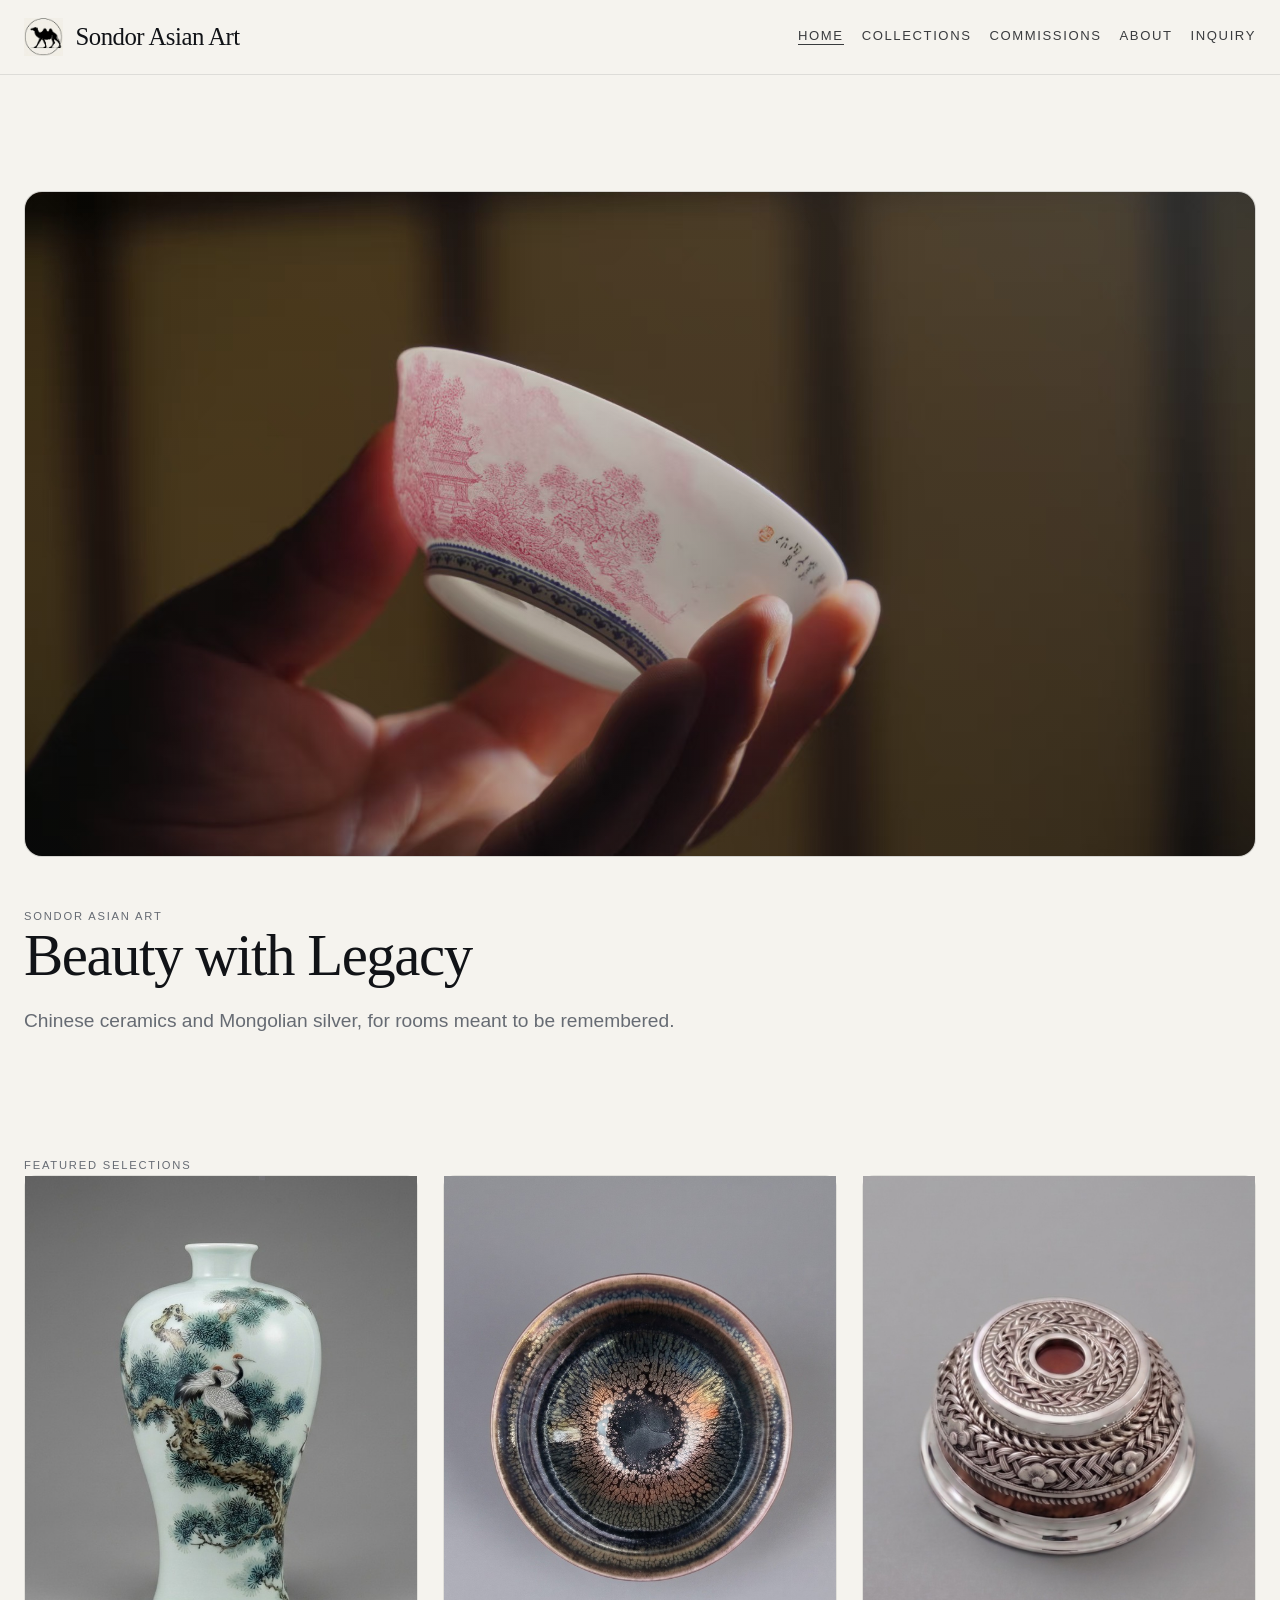
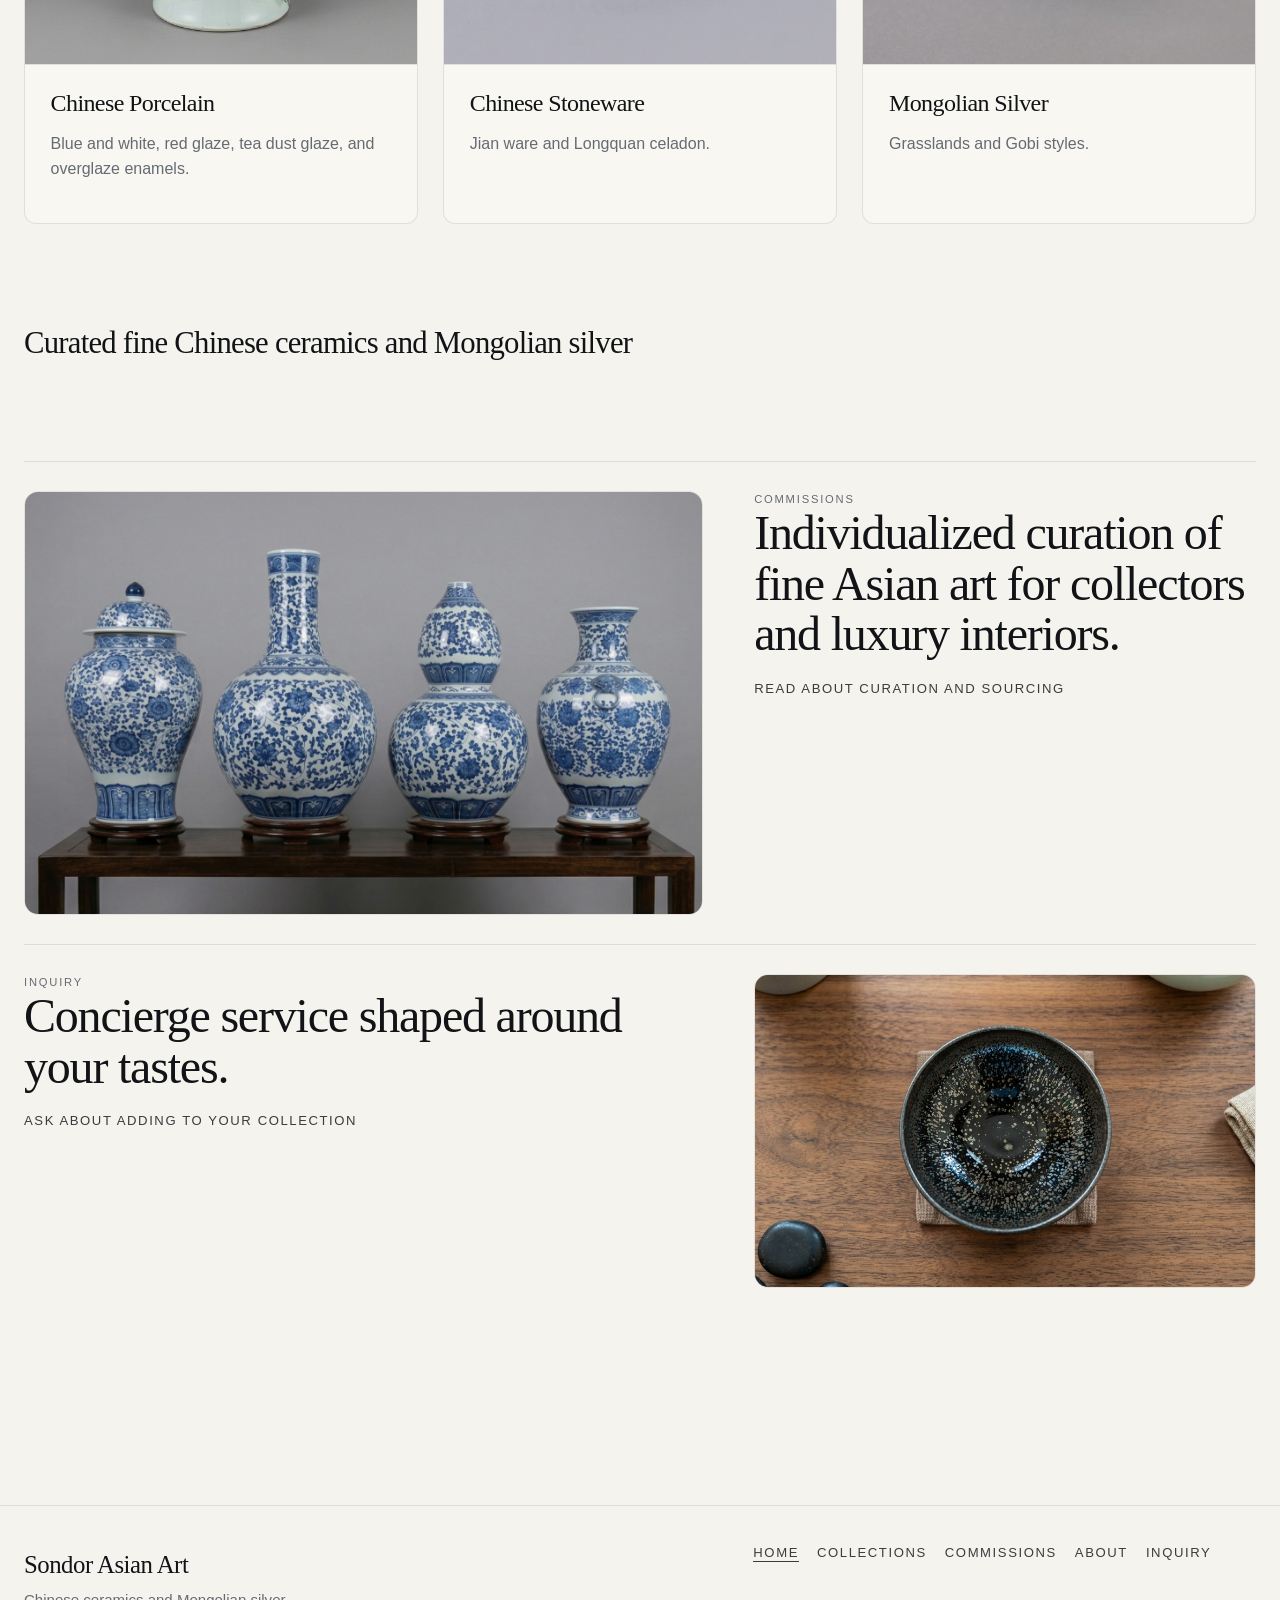
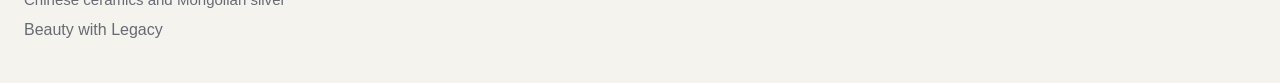
<file: index.html>
<!DOCTYPE html>
<html lang="en">
<head>
  <meta charset="UTF-8">
  <meta name="viewport" content="width=device-width, initial-scale=1.0">
  <title>Sondor Asian Art</title>
  <meta name="description" content="Beauty with Legacy">
  <meta property="og:title" content="Sondor Asian Art">
  <meta property="og:description" content="Beauty with Legacy">
  <meta name="twitter:title" content="Sondor Asian Art">
  <meta name="twitter:description" content="Beauty with Legacy">
  <link rel="icon" href="assets/images/desktop_logo_camelonly_01.jpg">
  <link rel="shortcut icon" href="assets/images/desktop_logo_camelonly_01.jpg">
  <link rel="stylesheet" href="styles.css">
</head>
<body>
  <header class="site-header">
    <div class="site-bar">
      <div class="brand">
        <a class="brand__logo-link" href="index.html" aria-label="Sondor Asian Art home">
          <img class="brand__logo image-switch image-switch--desktop" src="assets/images/desktop_logo_camelonly_01.jpg" alt="Sondor camel logo">
          <img class="brand__logo image-switch image-switch--mobile" src="assets/images/desktop_logo_camelonly_01.jpg" alt="Sondor camel logo">
        </a>
        <a class="brand__title brand__name" href="index.html">Sondor Asian Art</a>
      </div>
      <button class="menu-toggle" type="button" aria-expanded="false" aria-controls="site-nav" aria-label="Open navigation menu">
        <span class="menu-toggle__icon" aria-hidden="true"></span>
      </button>
      <nav class="site-nav" id="site-nav" aria-label="Primary">
        <a href="index.html" aria-current="page">Home</a>
        <a href="collections.html">Collections</a>
        <a href="commissions.html">Commissions</a>
        <a href="about.html">About</a>
        <a href="inquiry.html">Inquiry</a>
      </nav>
    </div>
  </header>

  <main class="page-shell">
    <section class="hero">
      <div class="hero-media" aria-label="Featured works slideshow">
        <div class="hero-slide hero-slide--four active" data-hero-slide>
          <img class="hero-image image-switch image-switch--desktop" src="assets/images/desktop_hero_enamels_03.jpg" alt="Chinese enamel porcelain detail">
          <img class="hero-image image-switch image-switch--mobile" src="assets/images/mobile_hero_enamels_03.jpg" alt="Chinese enamel porcelain detail">
        </div>
        <div class="hero-slide hero-slide--one" data-hero-slide>
          <img class="hero-image image-switch image-switch--desktop" src="assets/images/desktop_hero_jianware_08.jpg" alt="Jian ware bowl">
          <img class="hero-image image-switch image-switch--mobile" src="assets/images/mobile_hero_jianware_08.jpg" alt="Jian ware bowl">
        </div>
        <div class="hero-slide hero-slide--two" data-hero-slide>
          <img class="hero-image image-switch image-switch--desktop" src="assets/images/desktop_hero_oxblood_04.jpg" alt="Mongolian silver bowls">
          <img class="hero-image image-switch image-switch--mobile" src="assets/images/mobile_hero_oxblood_04.jpg" alt="Mongolian silver bowls">
        </div>
        <div class="hero-slide hero-slide--three" data-hero-slide>
          <img class="hero-image image-switch image-switch--desktop" src="assets/images/desktop_hero_teadust_02.jpg" alt="Red ware tea sets">
          <img class="hero-image image-switch image-switch--mobile" src="assets/images/mobile_hero_teadust_02.jpg" alt="Red ware tea sets">
        </div>
      </div>

      <div class="hero-copy">
        <div>
          <p class="eyebrow">Sondor Asian Art</p>
          <h1>Beauty with Legacy</h1>
          <p class="lead">Chinese ceramics and Mongolian silver, for rooms meant to be remembered.</p>
        </div>
      </div>
    </section>

    <section class="section">
      <p class="eyebrow">Featured Selections</p>
      <div class="grid-3">
        <article class="card">
          <div class="card-media card-media--home-porcelain">
            <img class="image-switch image-switch--desktop" src="assets/images/desktop_card_enamels_02.jpg" alt="Ceramic bowl">
            <img class="image-switch image-switch--mobile" src="assets/images/mobile_card_enamels_02.jpg" alt="Ceramic bowl">
          </div>
          <div class="card-copy">
            <h3>Chinese Porcelain</h3>
            <p>Blue and white, red glaze, tea dust glaze, and overglaze enamels.</p>
          </div>
        </article>
        <article class="card">
          <div class="card-media card-media--home-stoneware">
            <img class="image-switch image-switch--desktop" src="assets/images/desktop_card_jianware_09.jpg" alt="Chinese stoneware bowl">
            <img class="image-switch image-switch--mobile" src="assets/images/mobile_card_jianware_09.jpg" alt="Chinese stoneware bowl">
          </div>
          <div class="card-copy">
            <h3>Chinese Stoneware</h3>
            <p>Jian ware and Longquan celadon.</p>
          </div>
        </article>
        <article class="card">
          <div class="card-media card-media--home-silver">
            <img class="image-switch image-switch--desktop" src="assets/images/desktop_card_silver_06.jpg" alt="Blue ware bowl">
            <img class="image-switch image-switch--mobile" src="assets/images/mobile_card_silver_06.jpg" alt="Blue ware bowl">
          </div>
          <div class="card-copy">
            <h3>Mongolian Silver</h3>
            <p>Grasslands and Gobi styles.</p>
          </div>
        </article>
      </div>
    </section>

    <section class="section statement">
      <h2>Curated fine Chinese ceramics and Mongolian silver</h2>
    </section>

    <section class="section">
      <div class="feature-row">
        <div class="feature-media feature-media--blue-table feature-media--home-commissions">
          <img class="image-switch image-switch--desktop" src="assets/images/desktop_feature_blue_and_white_01.jpg" alt="Blue and white ceramics on table">
          <img class="image-switch image-switch--mobile" src="assets/images/mobile_feature_blue_and_white_01.jpg" alt="Blue and white ceramics on table">
        </div>
        <div>
          <p class="eyebrow">Commissions</p>
          <h2>Individualized curation of fine Asian art for collectors and luxury interiors.</h2>
          <p><a class="inline-link" href="commissions.html">Read about curation and sourcing</a></p>
        </div>
      </div>

      <div class="feature-row">
        <div>
          <p class="eyebrow">Inquiry</p>
          <h2>Concierge service shaped around your tastes.</h2>
          <p><a class="inline-link" href="inquiry.html">Ask about adding to your collection</a></p>
        </div>
        <div class="feature-media feature-media--oxblood feature-media--home-inquiry">
          <img class="image-switch image-switch--desktop" src="assets/images/desktop_feature_jianware_12.jpg" alt="Oxblood ceramic object detail">
          <img class="image-switch image-switch--mobile" src="assets/images/mobile_feature_jianware_12.jpg" alt="Oxblood ceramic object detail">
        </div>
      </div>
    </section>
  </main>

  <footer class="site-footer">
    <div class="site-footer__inner">
      <div class="footer-brand">
        <a class="footer-brand__title" href="index.html">Sondor Asian Art</a>
        <p class="footer-label">Chinese ceramics and Mongolian silver</p>
        <p class="footer-copy">Beauty with Legacy</p>
      </div>
      <nav class="footer-nav" aria-label="Footer">
        <a href="index.html" aria-current="page">Home</a>
        <a href="collections.html">Collections</a>
        <a href="commissions.html">Commissions</a>
        <a href="about.html">About</a>
        <a href="inquiry.html">Inquiry</a>
      </nav>
    </div>
  </footer>

  <script src="nav.js"></script>
  <script src="hero.js"></script>
</body>
</html>
</file>
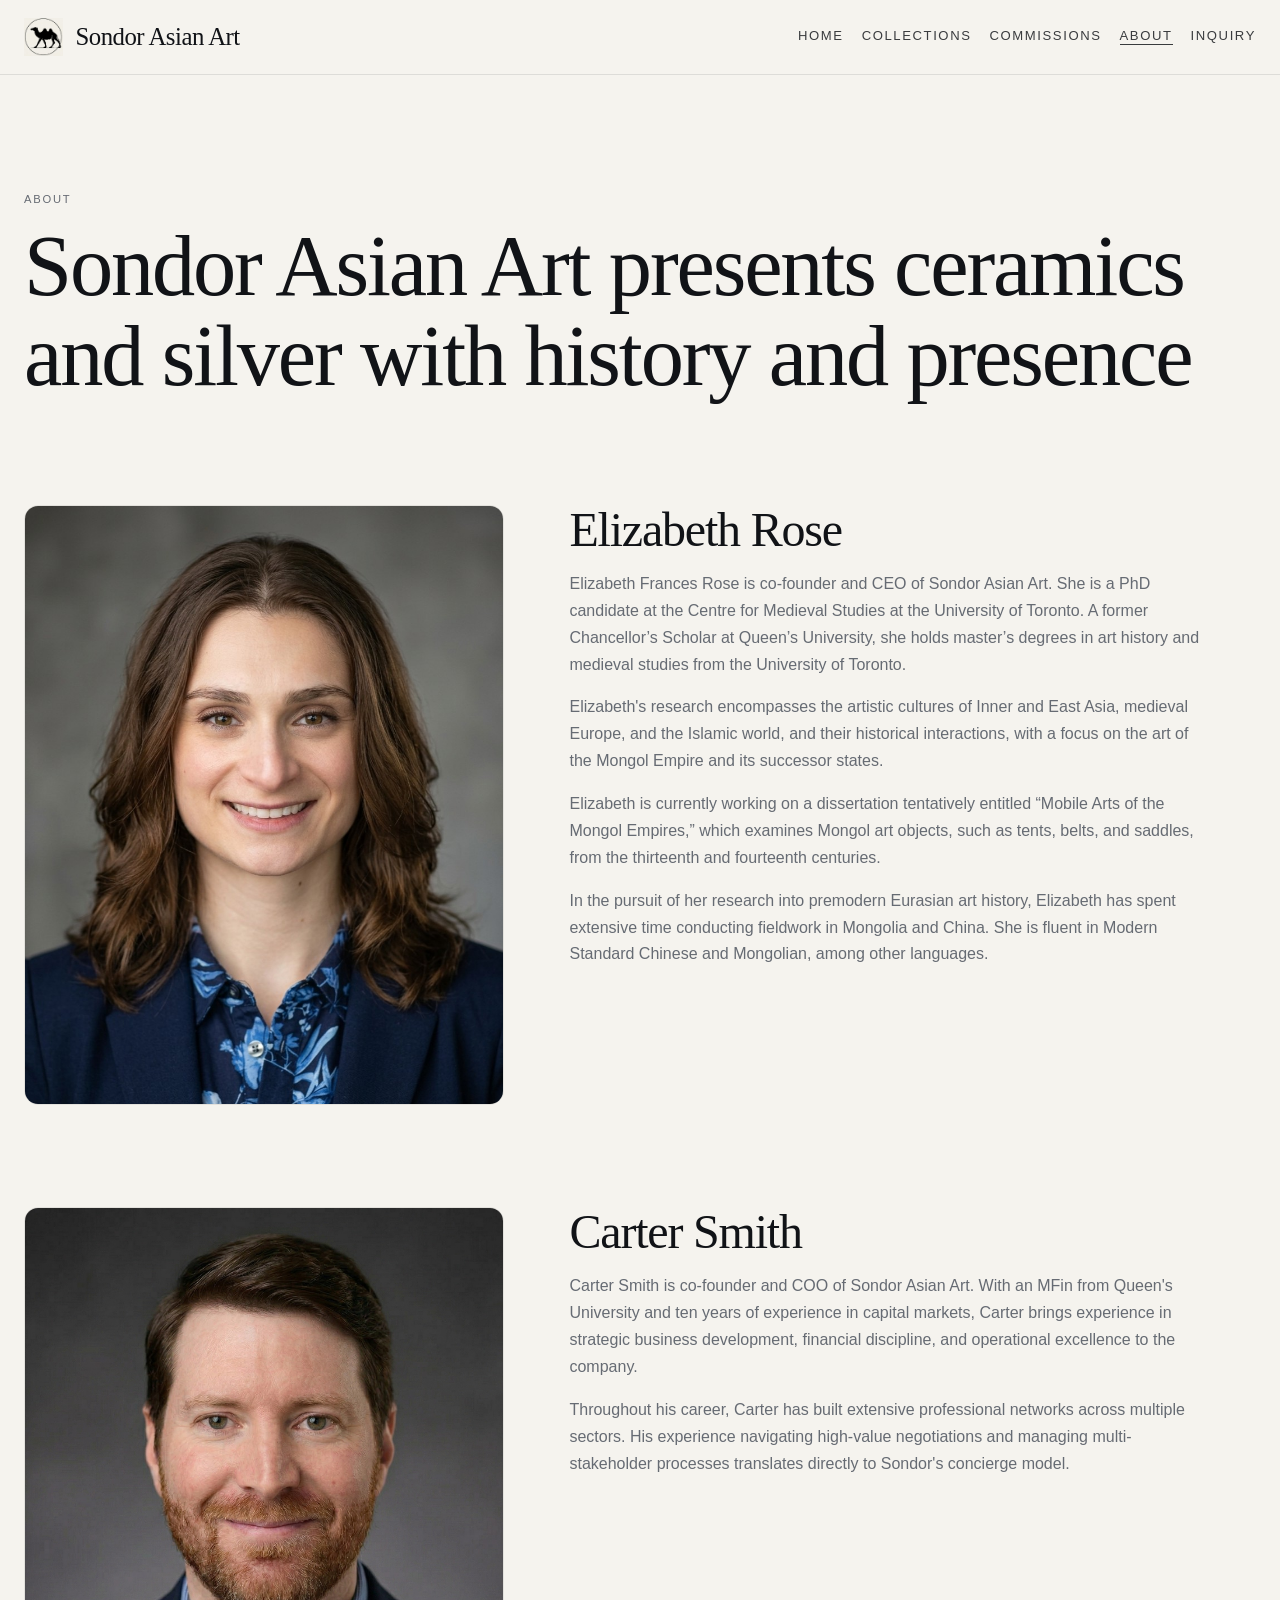
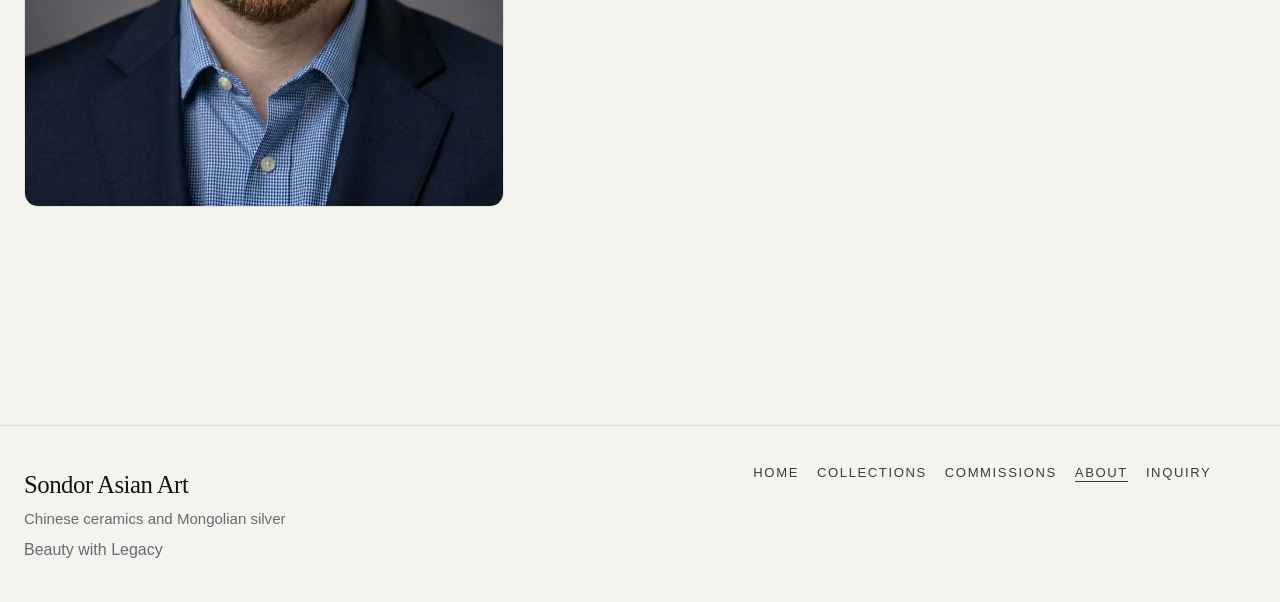
<file: about.html>
<!DOCTYPE html>
<html lang="en">
<head>
  <meta charset="UTF-8">
  <meta name="viewport" content="width=device-width, initial-scale=1.0">
  <title>About - Sondor Asian Art</title>
  <meta name="description" content="Ceramics and silver chosen for presence, proportion, and material depth.">
  <link rel="icon" href="assets/images/desktop_logo_camelonly_01.jpg">
  <link rel="shortcut icon" href="assets/images/desktop_logo_camelonly_01.jpg">
  <link rel="stylesheet" href="styles.css">
</head>
<body>
  <header class="site-header">
    <div class="site-bar">
      <div class="brand">
        <a class="brand__logo-link" href="index.html" aria-label="Sondor Asian Art home">
          <img class="brand__logo image-switch image-switch--desktop" src="assets/images/desktop_logo_camelonly_01.jpg" alt="Sondor camel logo">
          <img class="brand__logo image-switch image-switch--mobile" src="assets/images/desktop_logo_camelonly_01.jpg" alt="Sondor camel logo">
        </a>
        <a class="brand__title brand__name" href="index.html">Sondor Asian Art</a>
      </div>
      <button class="menu-toggle" type="button" aria-expanded="false" aria-controls="site-nav" aria-label="Open navigation menu">
        <span class="menu-toggle__icon" aria-hidden="true"></span>
      </button>
      <nav class="site-nav" id="site-nav" aria-label="Primary">
        <a href="index.html">Home</a>
        <a href="collections.html">Collections</a>
        <a href="commissions.html">Commissions</a>
        <a href="about.html" aria-current="page">About</a>
        <a href="inquiry.html">Inquiry</a>
      </nav>
    </div>
  </header>

  <main class="page-shell">
    <section class="page-title">
      <p class="eyebrow">About</p>
      <h1>Sondor Asian Art presents ceramics and silver with history and presence</h1>
    </section>

    <section class="section about-bio about-bio--elizabeth">
      <div class="about-bio__media about-bio__media--elizabeth">
        <img class="image-switch image-switch--desktop" src="assets/images/desktop_headshot_01.jpg" alt="Portrait of Elizabeth Rose">
        <img class="image-switch image-switch--mobile" src="assets/images/desktop_headshot_01.jpg" alt="Portrait of Elizabeth Rose">
      </div>
      <div class="about-bio__copy">
        <h2>Elizabeth Rose</h2>
        <p>Elizabeth Frances Rose is co-founder and CEO of Sondor Asian Art. She is a PhD candidate at the Centre for Medieval Studies at the University of Toronto. A former Chancellor&rsquo;s Scholar at Queen&rsquo;s University, she holds master&rsquo;s degrees in art history and medieval studies from the University of Toronto.</p>
        <p>Elizabeth's research encompasses the artistic cultures of Inner and East Asia, medieval Europe, and the Islamic world, and their historical interactions, with a focus on the art of the Mongol Empire and its successor states.</p>
        <p>Elizabeth is currently working on a dissertation tentatively entitled &ldquo;Mobile Arts of the Mongol Empires,&rdquo; which examines Mongol art objects, such as tents, belts, and saddles, from the thirteenth and fourteenth centuries.</p>
        <p>In the pursuit of her research into premodern Eurasian art history, Elizabeth has spent extensive time conducting fieldwork in Mongolia and China. She is fluent in Modern Standard Chinese and Mongolian, among other languages.</p>
      </div>
    </section>

    <section class="section about-bio about-bio--carter">
      <div class="about-bio__media about-bio__media--carter">
        <img class="image-switch image-switch--desktop" src="assets/images/desktop_headshot_02.jpg" alt="Portrait of Carter Smith">
        <img class="image-switch image-switch--mobile" src="assets/images/desktop_headshot_02.jpg" alt="Portrait of Carter Smith">
      </div>
      <div class="about-bio__copy">
        <h2>Carter Smith</h2>
        <p>Carter Smith is co-founder and COO of Sondor Asian Art. With an MFin from Queen's University and ten years of experience in capital markets, Carter brings experience in strategic business development, financial discipline, and operational excellence to the company.</p>
        <p>Throughout his career, Carter has built extensive professional networks across multiple sectors. His experience navigating high-value negotiations and managing multi-stakeholder processes translates directly to Sondor's concierge model.</p>
      </div>
    </section>
  </main>

  <footer class="site-footer">
    <div class="site-footer__inner">
      <div class="footer-brand">
        <a class="footer-brand__title" href="index.html">Sondor Asian Art</a>
        <p class="footer-label">Chinese ceramics and Mongolian silver</p>
        <p class="footer-copy">Beauty with Legacy</p>
      </div>
      <nav class="footer-nav" aria-label="Footer">
        <a href="index.html">Home</a>
        <a href="collections.html">Collections</a>
        <a href="commissions.html">Commissions</a>
        <a href="about.html" aria-current="page">About</a>
        <a href="inquiry.html">Inquiry</a>
      </nav>
    </div>
  </footer>
  <script src="nav.js"></script>
</body>
</html>
</file>
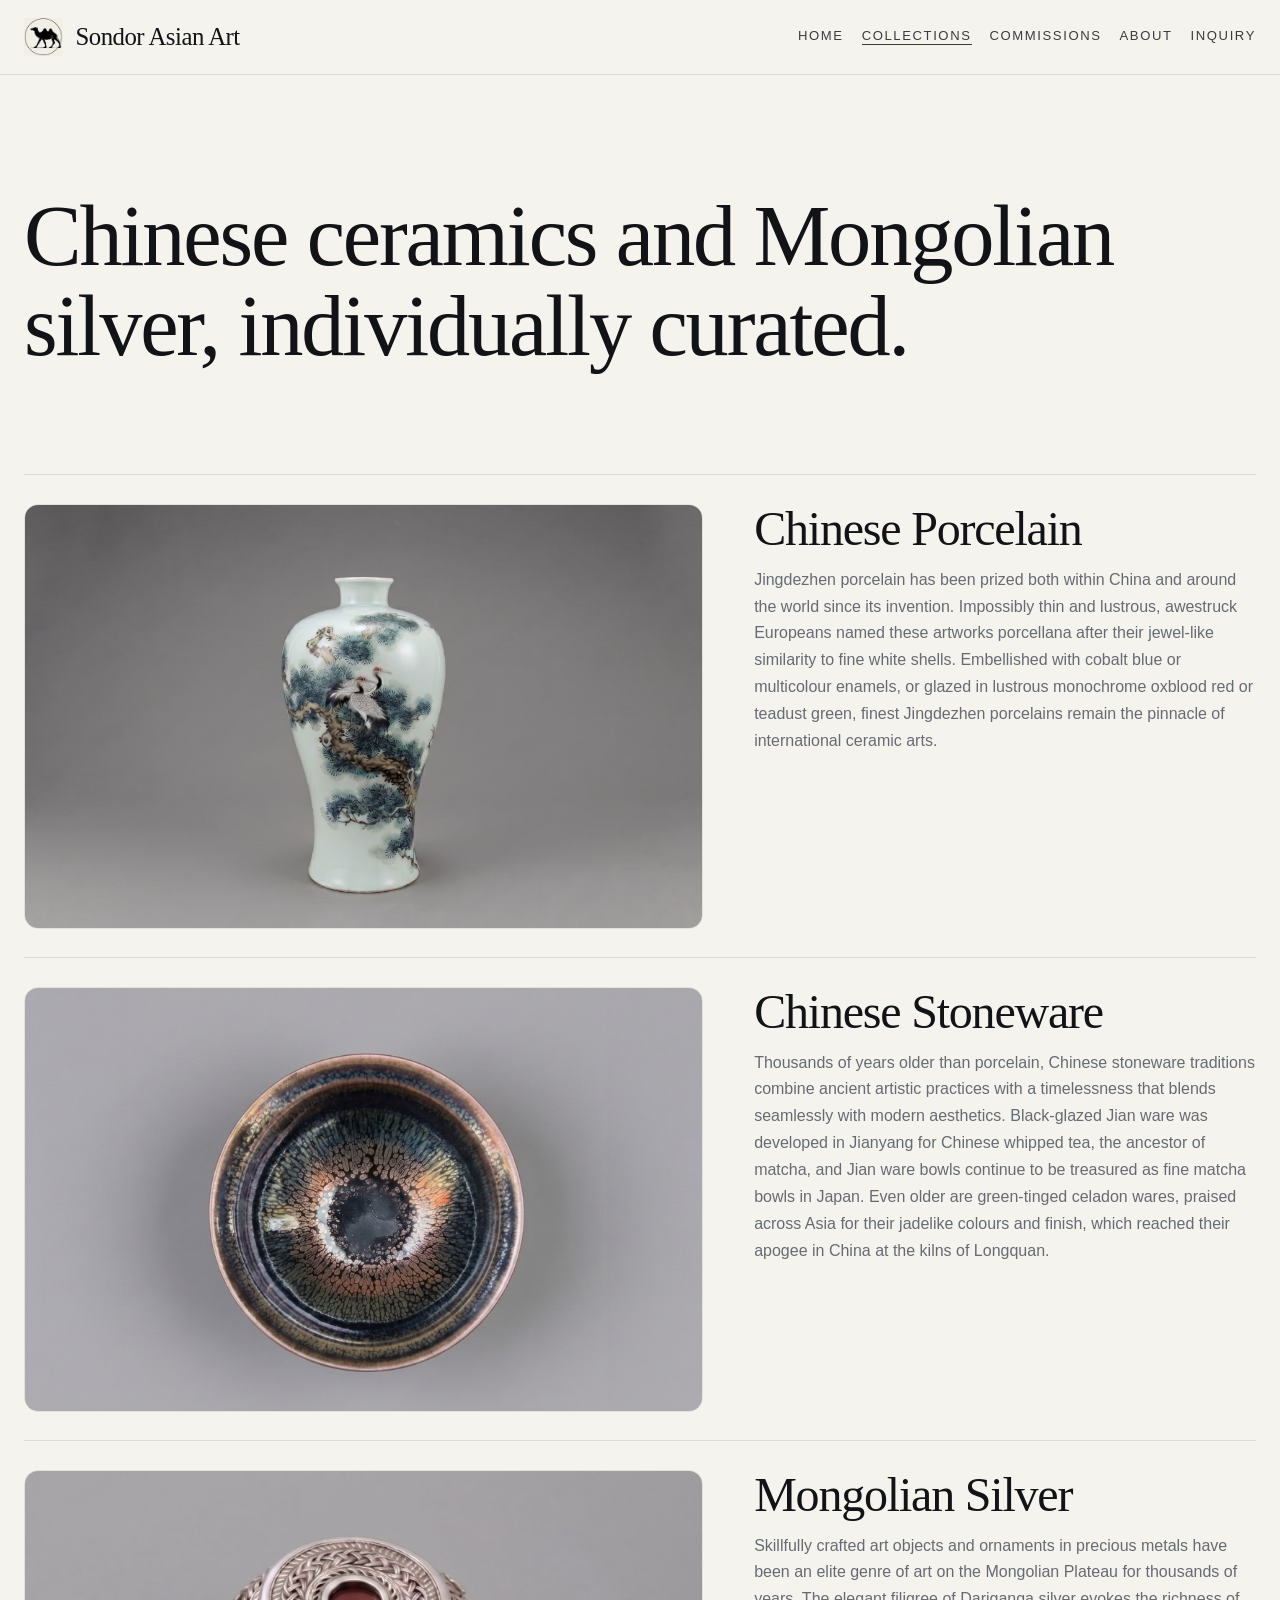
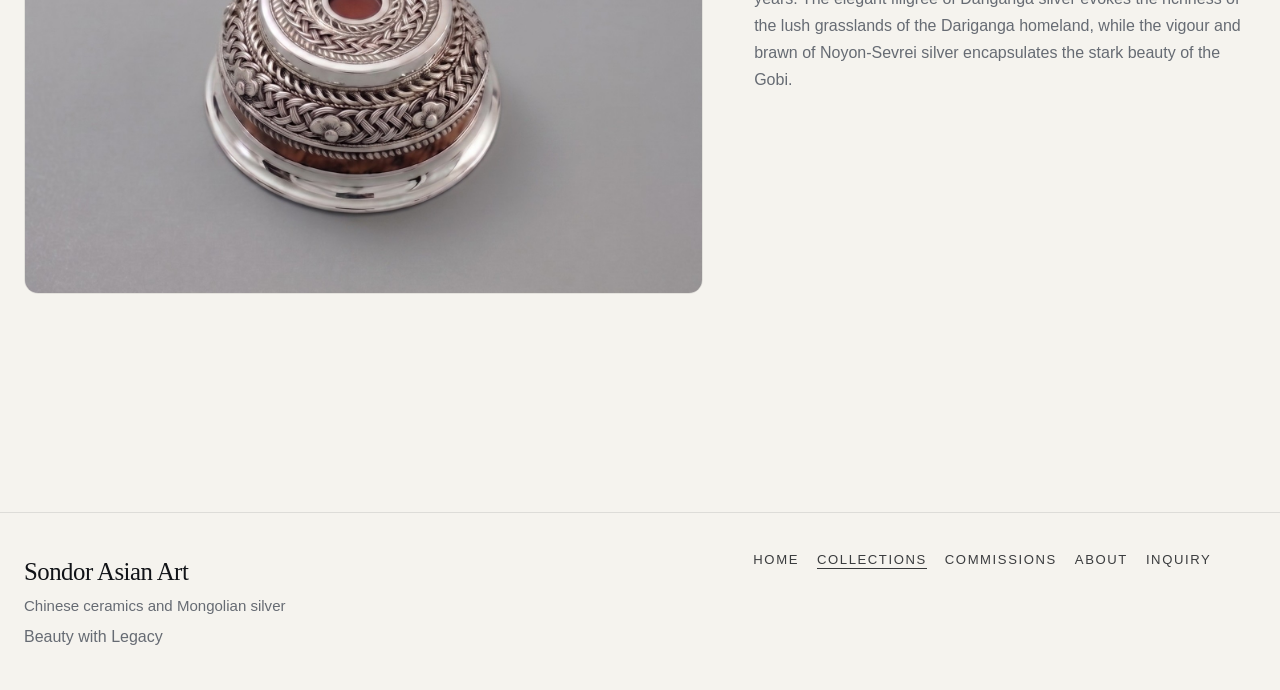
<file: collections.html>
<!DOCTYPE html>
<html lang="en">
<head>
  <meta charset="UTF-8">
  <meta name="viewport" content="width=device-width, initial-scale=1.0">
  <title>Collections - Sondor Asian Art</title>
  <meta name="description" content="Ceramics and silver, presented as a considered selection.">
  <link rel="icon" href="assets/images/desktop_logo_camelonly_01.jpg">
  <link rel="shortcut icon" href="assets/images/desktop_logo_camelonly_01.jpg">
  <link rel="stylesheet" href="styles.css">
</head>
<body>
  <header class="site-header">
    <div class="site-bar">
      <div class="brand">
        <a class="brand__logo-link" href="index.html" aria-label="Sondor Asian Art home">
          <img class="brand__logo image-switch image-switch--desktop" src="assets/images/desktop_logo_camelonly_01.jpg" alt="Sondor camel logo">
          <img class="brand__logo image-switch image-switch--mobile" src="assets/images/desktop_logo_camelonly_01.jpg" alt="Sondor camel logo">
        </a>
        <a class="brand__title brand__name" href="index.html">Sondor Asian Art</a>
      </div>
      <button class="menu-toggle" type="button" aria-expanded="false" aria-controls="site-nav" aria-label="Open navigation menu">
        <span class="menu-toggle__icon" aria-hidden="true"></span>
      </button>
      <nav class="site-nav" id="site-nav" aria-label="Primary">
        <a href="index.html">Home</a>
        <a href="collections.html" aria-current="page">Collections</a>
        <a href="commissions.html">Commissions</a>
        <a href="about.html">About</a>
        <a href="inquiry.html">Inquiry</a>
      </nav>
    </div>
  </header>

  <main class="page-shell">
    <section class="page-title">
      <h1>Chinese ceramics and Mongolian silver, individually curated.</h1>
    </section>

    <section class="section">
      <div class="feature-row">
        <div class="feature-media feature-media--teadust feature-media--collections-porcelain">
          <img class="image-switch image-switch--desktop" src="assets/images/desktop_collections_enamels_02.jpg" alt="Jian ware and dark-bodied ceramics">
          <img class="image-switch image-switch--mobile" src="assets/images/mobile_collections_enamels_02.jpg" alt="Jian ware and dark-bodied ceramics">
        </div>
        <div class="collection-copy">
          <h2>Chinese Porcelain</h2>
          <p>Jingdezhen porcelain has been prized both within China and around the world since its invention. Impossibly thin and lustrous, awestruck Europeans named these artworks porcellana after their jewel-like similarity to fine white shells. Embellished with cobalt blue or multicolour enamels, or glazed in lustrous monochrome oxblood red or teadust green, finest Jingdezhen porcelains remain the pinnacle of international ceramic arts.</p>
        </div>
      </div>

      <div class="feature-row">
        <div class="feature-media feature-media--blueware feature-media--collections-stoneware">
          <img class="image-switch image-switch--desktop" src="assets/images/desktop_collections_jianware_09.jpg" alt="Celadon and tea-dust glazes">
          <img class="image-switch image-switch--mobile" src="assets/images/mobile_collections_jianware_09.jpg" alt="Celadon and tea-dust glazes">
        </div>
        <div class="collection-copy">
          <h2>Chinese Stoneware</h2>
          <p>Thousands of years older than porcelain, Chinese stoneware traditions combine ancient artistic practices with a timelessness that blends seamlessly with modern aesthetics. Black-glazed Jian ware was developed in Jianyang for Chinese whipped tea, the ancestor of matcha, and Jian ware bowls continue to be treasured as fine matcha bowls in Japan. Even older are green-tinged celadon wares, praised across Asia for their jadelike colours and finish, which reached their apogee in China at the kilns of Longquan.</p>
        </div>
      </div>

      <div class="feature-row">
        <div class="feature-media feature-media--oxblood feature-media--collections-silver">
          <img class="image-switch image-switch--desktop" src="assets/images/desktop_collections_silver_06.jpg" alt="Mongolian silver object">
          <img class="image-switch image-switch--mobile" src="assets/images/mobile_collections_silver_06.jpg" alt="Mongolian silver object">
        </div>
        <div class="collection-copy">
          <h2>Mongolian Silver</h2>
          <p>Skillfully crafted art objects and ornaments in precious metals have been an elite genre of art on the Mongolian Plateau for thousands of years. The elegant filigree of Dariganga silver evokes the richness of the lush grasslands of the Dariganga homeland, while the vigour and brawn of Noyon-Sevrei silver encapsulates the stark beauty of the Gobi.</p>
        </div>
      </div>
    </section>
  </main>

  <footer class="site-footer">
    <div class="site-footer__inner">
      <div class="footer-brand">
        <a class="footer-brand__title" href="index.html">Sondor Asian Art</a>
        <p class="footer-label">Chinese ceramics and Mongolian silver</p>
        <p class="footer-copy">Beauty with Legacy</p>
      </div>
      <nav class="footer-nav" aria-label="Footer">
        <a href="index.html">Home</a>
        <a href="collections.html" aria-current="page">Collections</a>
        <a href="commissions.html">Commissions</a>
        <a href="about.html">About</a>
        <a href="inquiry.html">Inquiry</a>
      </nav>
    </div>
  </footer>
  <script src="nav.js"></script>
</body>
</html>
</file>
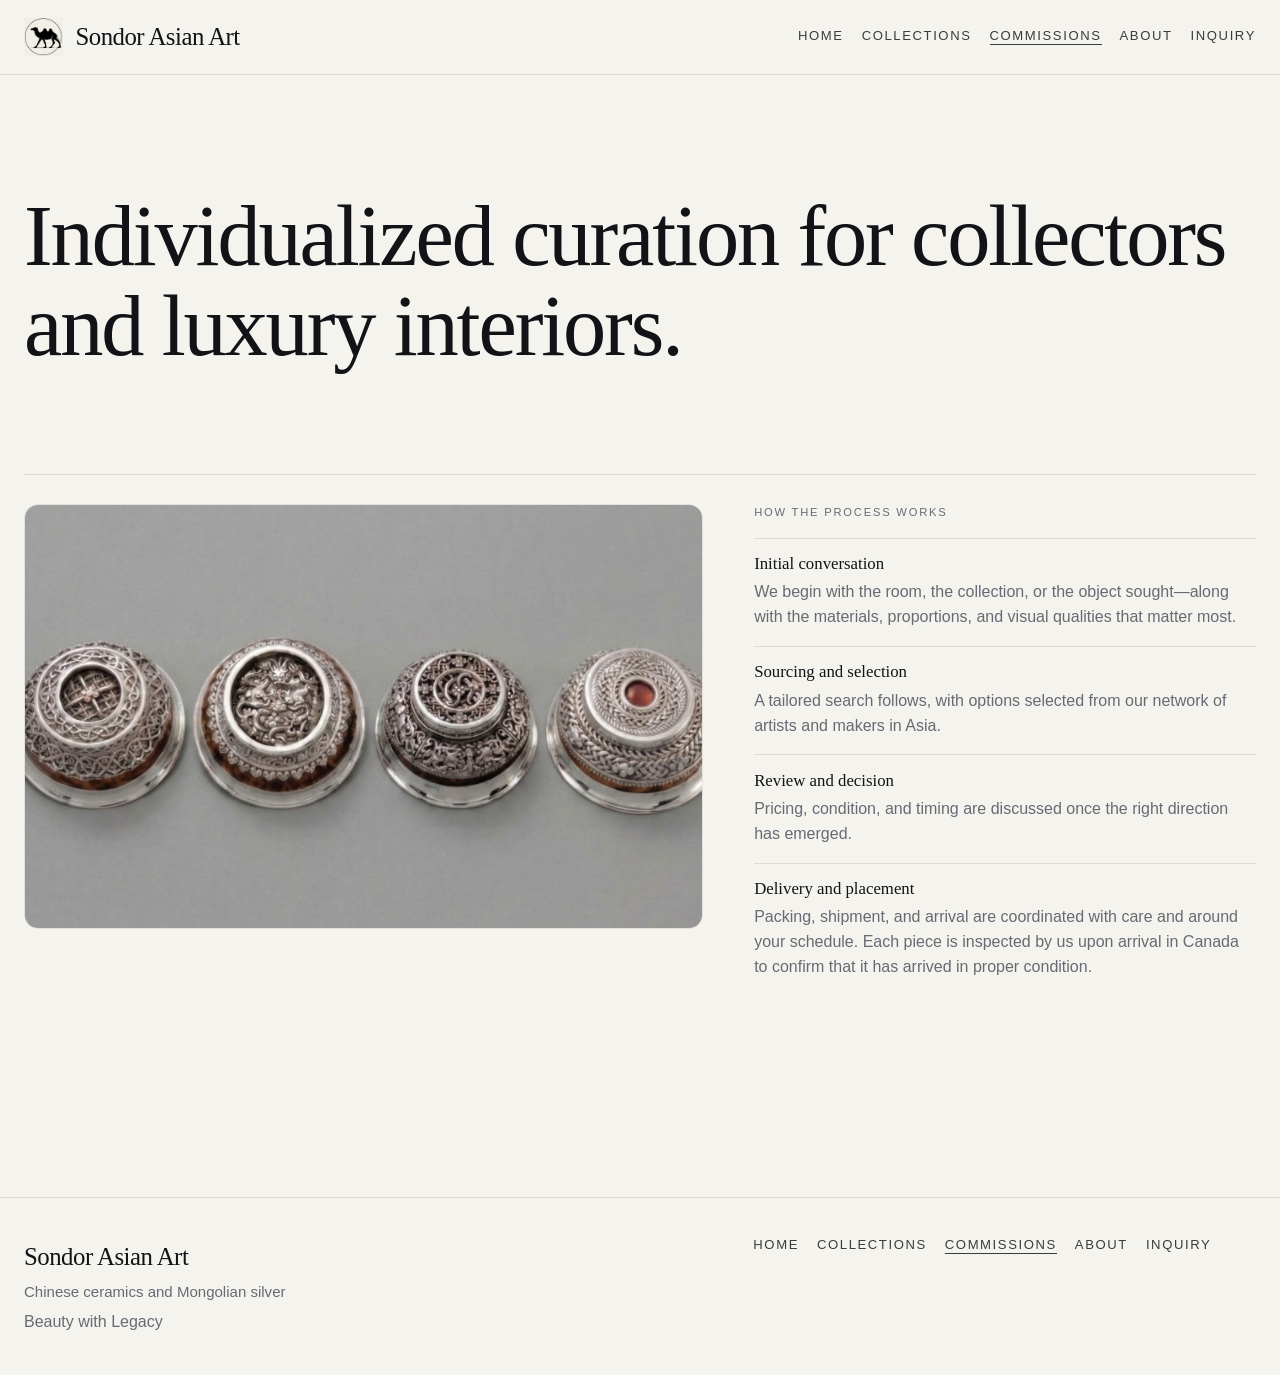
<file: commissions.html>
<!DOCTYPE html>
<html lang="en">
<head>
  <meta charset="UTF-8">
  <meta name="viewport" content="width=device-width, initial-scale=1.0">
  <title>Commissions - Sondor Asian Art</title>
  <meta name="description" content="Commissions begin privately, and proceed selectively.">
  <link rel="icon" href="assets/images/desktop_logo_camelonly_01.jpg">
  <link rel="shortcut icon" href="assets/images/desktop_logo_camelonly_01.jpg">
  <link rel="stylesheet" href="styles.css">
</head>
<body>
  <header class="site-header">
    <div class="site-bar">
      <div class="brand">
        <a class="brand__logo-link" href="index.html" aria-label="Sondor Asian Art home">
          <img class="brand__logo image-switch image-switch--desktop" src="assets/images/desktop_logo_camelonly_01.jpg" alt="Sondor camel logo">
          <img class="brand__logo image-switch image-switch--mobile" src="assets/images/desktop_logo_camelonly_01.jpg" alt="Sondor camel logo">
        </a>
        <a class="brand__title brand__name" href="index.html">Sondor Asian Art</a>
      </div>
      <button class="menu-toggle" type="button" aria-expanded="false" aria-controls="site-nav" aria-label="Open navigation menu">
        <span class="menu-toggle__icon" aria-hidden="true"></span>
      </button>
      <nav class="site-nav" id="site-nav" aria-label="Primary">
        <a href="index.html">Home</a>
        <a href="collections.html">Collections</a>
        <a href="commissions.html" aria-current="page">Commissions</a>
        <a href="about.html">About</a>
        <a href="inquiry.html">Inquiry</a>
      </nav>
    </div>
  </header>

  <main class="page-shell">
    <section class="page-title">
      <h1>Individualized curation for collectors and luxury interiors.</h1>
    </section>

    <section class="section">
      <div class="feature-row">
        <div class="feature-media feature-media--teadust feature-media--commissions-main">
          <img class="image-switch image-switch--desktop" src="assets/images/desktop_commissions_silver_03.jpg" alt="Commission support image">
          <img class="image-switch image-switch--mobile" src="assets/images/mobile_commissions_silver_03.jpg" alt="Commission support image">
        </div>
        <div class="process-steps">
          <p class="eyebrow">How the process works</p>
          <div class="process-step">
            <h3>Initial conversation</h3>
            <p>We begin with the room, the collection, or the object sought&mdash;along with the materials, proportions, and visual qualities that matter most.</p>
          </div>
          <div class="process-step">
            <h3>Sourcing and selection</h3>
            <p>A tailored search follows, with options selected from our network of artists and makers in Asia.</p>
          </div>
          <div class="process-step">
            <h3>Review and decision</h3>
            <p>Pricing, condition, and timing are discussed once the right direction has emerged.</p>
          </div>
          <div class="process-step">
            <h3>Delivery and placement</h3>
            <p>Packing, shipment, and arrival are coordinated with care and around your schedule. Each piece is inspected by us upon arrival in Canada to confirm that it has arrived in proper condition.</p>
          </div>
        </div>
      </div>
    </section>
  </main>

  <footer class="site-footer">
    <div class="site-footer__inner">
      <div class="footer-brand">
        <a class="footer-brand__title" href="index.html">Sondor Asian Art</a>
        <p class="footer-label">Chinese ceramics and Mongolian silver</p>
        <p class="footer-copy">Beauty with Legacy</p>
      </div>
      <nav class="footer-nav" aria-label="Footer">
        <a href="index.html">Home</a>
        <a href="collections.html">Collections</a>
        <a href="commissions.html" aria-current="page">Commissions</a>
        <a href="about.html">About</a>
        <a href="inquiry.html">Inquiry</a>
      </nav>
    </div>
  </footer>
  <script src="nav.js"></script>
</body>
</html>
</file>
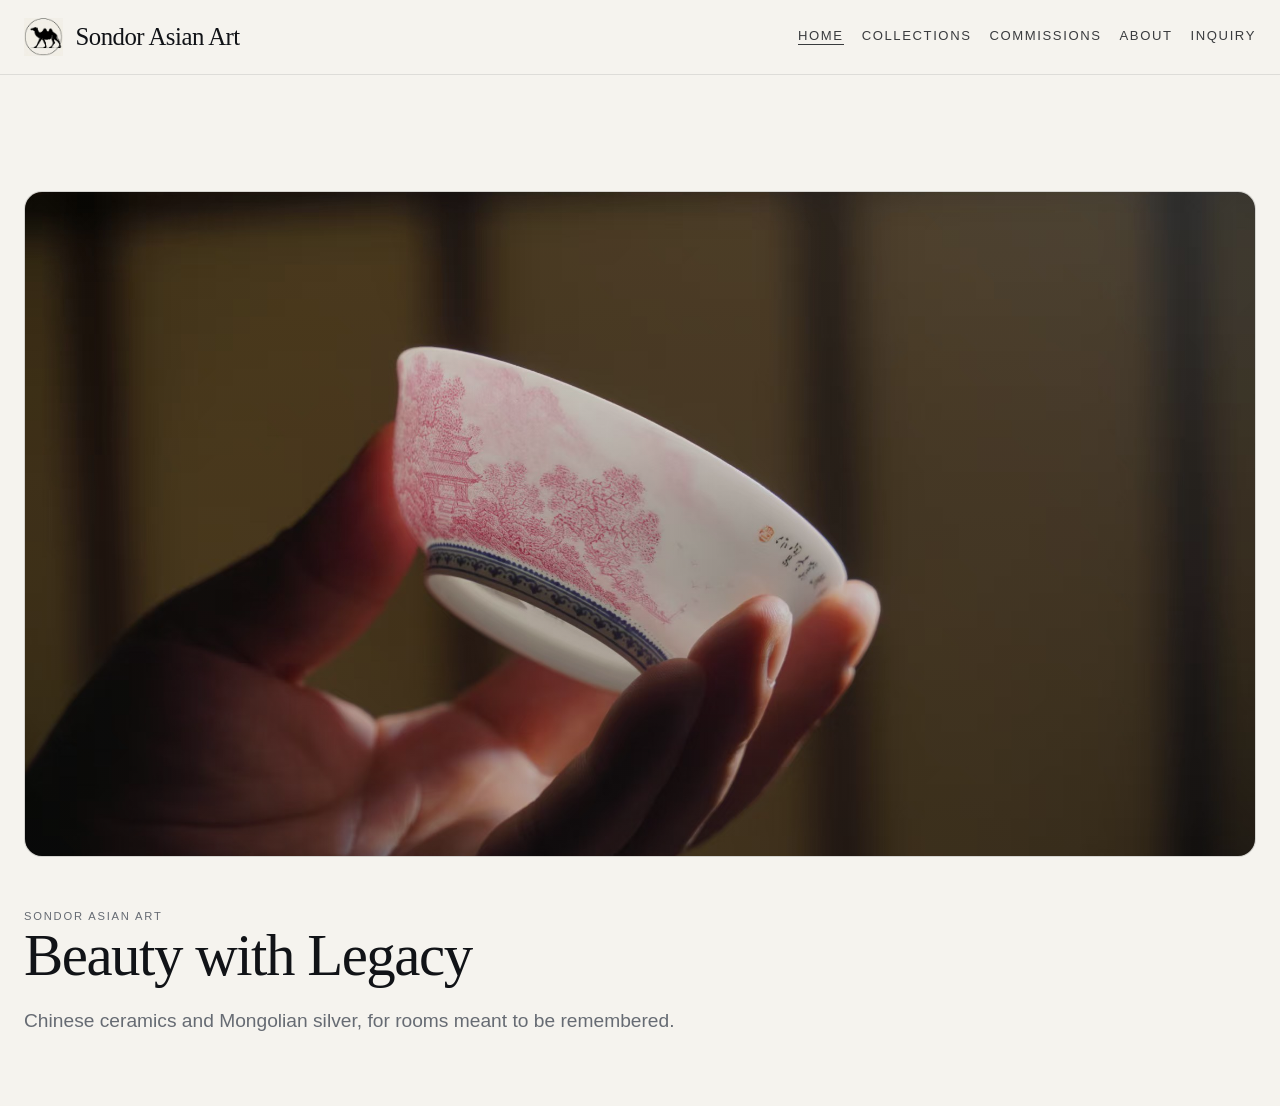
<file: contact.html>
<!DOCTYPE html>
<html lang="en">
<head>
  <meta charset="UTF-8">
  <meta http-equiv="refresh" content="0; url=index.html">
  <meta name="viewport" content="width=device-width, initial-scale=1.0">
  <title>Redirecting</title>
  <link rel="canonical" href="index.html">
</head>
<body></body>
</html>
</file>
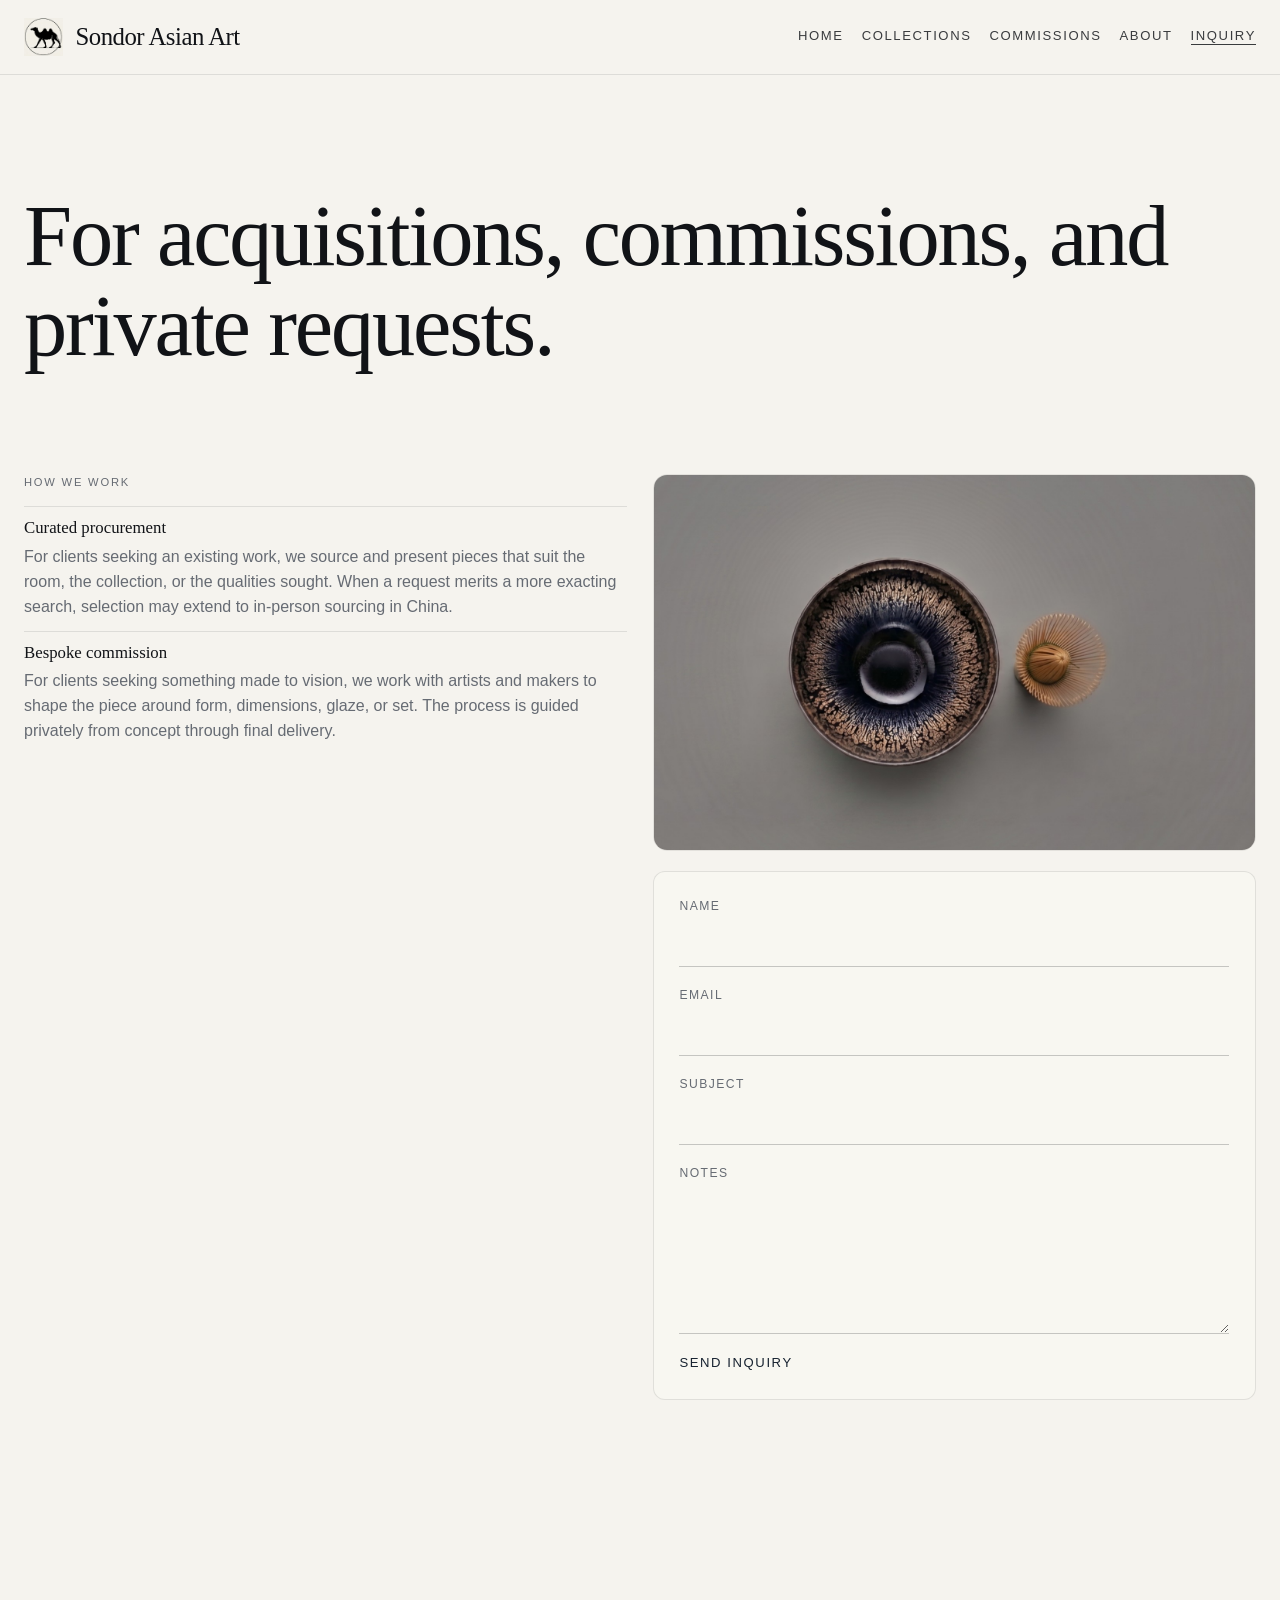
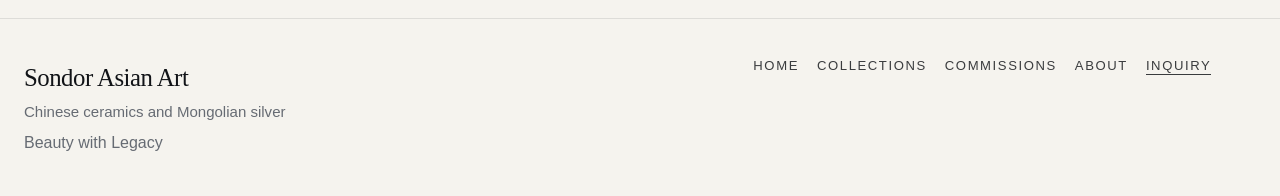
<file: inquiry.html>
<!DOCTYPE html>
<html lang="en">
<head>
  <meta charset="UTF-8">
  <meta name="viewport" content="width=device-width, initial-scale=1.0">
  <title>Inquiry - Sondor Asian Art</title>
  <meta name="description" content="For acquisitions, commissions, and private requests.">
  <link rel="icon" href="assets/images/desktop_logo_camelonly_01.jpg">
  <link rel="shortcut icon" href="assets/images/desktop_logo_camelonly_01.jpg">
  <link rel="stylesheet" href="styles.css">
</head>
<body>
  <header class="site-header">
    <div class="site-bar">
      <div class="brand">
        <a class="brand__logo-link" href="index.html" aria-label="Sondor Asian Art home">
          <img class="brand__logo image-switch image-switch--desktop" src="assets/images/desktop_logo_camelonly_01.jpg" alt="Sondor camel logo">
          <img class="brand__logo image-switch image-switch--mobile" src="assets/images/desktop_logo_camelonly_01.jpg" alt="Sondor camel logo">
        </a>
        <a class="brand__title brand__name" href="index.html">Sondor Asian Art</a>
      </div>
      <button class="menu-toggle" type="button" aria-expanded="false" aria-controls="site-nav" aria-label="Open navigation menu">
        <span class="menu-toggle__icon" aria-hidden="true"></span>
      </button>
      <nav class="site-nav" id="site-nav" aria-label="Primary">
        <a href="index.html">Home</a>
        <a href="collections.html">Collections</a>
        <a href="commissions.html">Commissions</a>
        <a href="about.html">About</a>
        <a href="inquiry.html" aria-current="page">Inquiry</a>
      </nav>
    </div>
  </header>

  <main class="page-shell">
    <section class="page-title">
      <h1>For acquisitions, commissions, and private requests.</h1>
    </section>

    <section class="section grid-2 inquiry-layout">
      <div class="process-steps inquiry-work">
        <p class="eyebrow">How we work</p>
        <div class="process-step">
          <h3>Curated procurement</h3>
          <p>For clients seeking an existing work, we source and present pieces that suit the room, the collection, or the qualities sought. When a request merits a more exacting search, selection may extend to in-person sourcing in China.</p>
        </div>
        <div class="process-step">
          <h3>Bespoke commission</h3>
          <p>For clients seeking something made to vision, we work with artists and makers to shape the piece around form, dimensions, glaze, or set. The process is guided privately from concept through final delivery.</p>
        </div>
      </div>
      <div>
        <div class="feature-media feature-media--oxblood feature-media--inquiry-main">
          <img class="image-switch image-switch--desktop" src="assets/images/desktop_inquiry_jianware_03.jpg" alt="Supporting object detail">
          <img class="image-switch image-switch--mobile" src="assets/images/mobile_inquiry_jianware_03.jpg" alt="Supporting object detail">
        </div>
        <div class="form-shell" style="margin-top: 1.2rem;">
          <div class="form-status" data-fs-success>Inquiry received. We&rsquo;ll be in touch shortly.</div>
          <div class="form-status form-status--error" data-fs-error></div>
          <form class="minimal-form" id="inquiry-form" action="https://formspree.io/f/mdayoaja" method="POST" novalidate>
            <label>
              Name
              <input type="text" id="inquiry-name" name="name" data-fs-field>
              <span class="field-error" data-fs-error="name"></span>
            </label>
            <label>
              Email
              <input type="email" id="inquiry-email" name="email" data-fs-field>
              <span class="field-error" data-fs-error="email"></span>
            </label>
            <label>
              Subject
              <input type="text" id="inquiry-subject" name="subject" data-fs-field>
              <span class="field-error" data-fs-error="subject"></span>
            </label>
            <label>
              Notes
              <textarea id="inquiry-notes" name="notes" data-fs-field></textarea>
              <span class="field-error" data-fs-error="notes"></span>
            </label>
            <button class="form-submit" type="submit" data-fs-submit-btn>Send Inquiry</button>
          </form>
        </div>
      </div>
    </section>
  </main>

  <footer class="site-footer">
    <div class="site-footer__inner">
      <div class="footer-brand">
        <a class="footer-brand__title" href="index.html">Sondor Asian Art</a>
        <p class="footer-label">Chinese ceramics and Mongolian silver</p>
        <p class="footer-copy">Beauty with Legacy</p>
      </div>
      <nav class="footer-nav" aria-label="Footer">
        <a href="index.html">Home</a>
        <a href="collections.html">Collections</a>
        <a href="commissions.html">Commissions</a>
        <a href="about.html">About</a>
        <a href="inquiry.html" aria-current="page">Inquiry</a>
      </nav>
    </div>
  </footer>
  <script src="nav.js"></script>
  <script src="form.js"></script>
</body>
</html>
</file>
<file: styles.css>
:root {
  --bg: #f5f3ee;
  --surface: #faf8f3;
  --text: #111317;
  --muted: #666b73;
  --accent: #172230;
  --line: rgba(17, 19, 23, 0.1);
}

* {
  box-sizing: border-box;
}

html {
  scroll-behavior: smooth;
}

body {
  margin: 0;
  background: var(--bg);
  color: var(--text);
  font-family: "Helvetica Neue", Helvetica, Arial, sans-serif;
  font-weight: 300;
  line-height: 1.55;
}

img {
  display: block;
  max-width: 100%;
}

a {
  color: inherit;
  text-decoration: none;
}

.site-header {
  position: sticky;
  top: 0;
  z-index: 20;
  backdrop-filter: blur(12px);
  background: rgba(245, 243, 238, 0.94);
  border-bottom: 1px solid var(--line);
}

.site-bar,
.page-shell,
.site-footer__inner {
  width: min(1360px, calc(100% - 48px));
  margin: 0 auto;
}

.site-bar {
  display: flex;
  justify-content: space-between;
  align-items: center;
  gap: 24px;
  padding: 18px 0;
}

.brand,
.footer-brand {
  display: grid;
  gap: 2px;
}

.brand {
  display: flex;
  align-items: center;
  gap: 12px;
}

.brand__title,
.footer-brand__title {
  font-family: Georgia, "Times New Roman", serif;
  font-size: clamp(1.35rem, 2vw, 1.55rem);
  font-weight: 400;
  letter-spacing: -0.02em;
}

.brand__logo-link {
  display: inline-flex;
  align-items: center;
  flex: 0 0 auto;
}

.brand__logo {
  display: block;
  width: auto;
  height: 38px;
}

.brand__name {
  display: inline-block;
  white-space: nowrap;
}

.menu-toggle {
  display: none;
  align-items: center;
  justify-content: center;
  padding: 0;
  border: 0;
  border-radius: 0;
  background: none;
  color: var(--text);
  font: inherit;
  cursor: pointer;
  box-shadow: none;
  appearance: none;
  -webkit-appearance: none;
}

.menu-toggle__icon {
  position: relative;
  display: inline-block;
  width: 18px;
  height: 11px;
  border-top: 1px solid currentColor;
  border-bottom: 1px solid currentColor;
}

.menu-toggle__icon::before {
  content: "";
  position: absolute;
  left: 0;
  right: 0;
  top: 50%;
  border-top: 1px solid currentColor;
  transform: translateY(-50%);
}

.site-header.nav-open .menu-toggle__icon {
  border-color: transparent;
}

.site-header.nav-open .menu-toggle__icon::before,
.site-header.nav-open .menu-toggle__icon::after {
  content: "";
  position: absolute;
  left: 0;
  right: 0;
  top: 50%;
  border-top: 1px solid currentColor;
}

.site-header.nav-open .menu-toggle__icon::before {
  transform: translateY(-50%) rotate(45deg);
}

.site-header.nav-open .menu-toggle__icon::after {
  transform: translateY(-50%) rotate(-45deg);
}

.footer-label {
  margin: 0;
  font-size: 0.94rem;
  color: var(--muted);
}

.eyebrow {
  margin: 0;
  font-size: 0.7rem;
  font-weight: 500;
  letter-spacing: 0.16em;
  text-transform: uppercase;
  color: var(--muted);
}

.site-nav,
.footer-nav {
  display: flex;
  flex-wrap: wrap;
  gap: 18px;
  align-items: flex-start;
}

.site-nav a,
.footer-nav a,
.inline-link {
  position: relative;
  font-size: 0.82rem;
  font-weight: 400;
  letter-spacing: 0.12em;
  text-transform: uppercase;
  color: rgba(17, 19, 23, 0.82);
  padding-bottom: 0.08rem;
}

.site-nav a {
  display: inline-block;
  line-height: 1;
  padding-bottom: 0.18rem;
}

.site-nav a::after,
.footer-nav a::after,
.inline-link::after {
  content: "";
  position: absolute;
  left: 0;
  right: 0;
  bottom: -0.05rem;
  height: 1px;
  background: currentColor;
  transform: scaleX(0);
  transform-origin: left center;
  transition: transform 220ms ease;
}

.site-nav a::after {
  bottom: 0;
}

.footer-nav a {
  display: inline-block;
  line-height: 1;
  padding-bottom: 0.18rem;
}

.footer-nav a::after {
  bottom: 0;
}

.site-nav a:hover::after,
.footer-nav a:hover::after,
.inline-link:hover::after,
.site-nav a[aria-current="page"]::after,
.footer-nav a[aria-current="page"]::after {
  transform: scaleX(1);
}

.page-shell {
  padding: clamp(5rem, 9vw, 8rem) 0;
}

.hero {
  display: grid;
  gap: clamp(2rem, 4vw, 4rem);
}

.hero-media {
  position: relative;
  min-height: min(74vh, 860px);
  border: 1px solid rgba(17, 19, 23, 0.08);
  border-radius: 18px;
  overflow: hidden;
  background: #e5e4df;
}

.hero-media::after {
  content: "";
  position: absolute;
  inset: 0;
  background: linear-gradient(180deg, rgba(17, 19, 23, 0.06), rgba(17, 19, 23, 0.28));
  pointer-events: none;
}

.hero-slide {
  position: absolute;
  inset: 0;
  opacity: 0;
  transition: opacity 2400ms ease;
}

.hero-slide.active {
  opacity: 1;
}

.hero-slide img {
  width: 100%;
  height: 100%;
  object-fit: cover;
}

.hero-copy {
  display: grid;
  grid-template-columns: minmax(0, 1.5fr) minmax(280px, 0.7fr);
  gap: clamp(1.5rem, 4vw, 4rem);
  align-items: end;
}

.hero-copy > :only-child {
  max-width: 42rem;
}

@media (min-width: 1100px) {
  .hero-copy {
    grid-template-columns: minmax(0, 1.72fr) minmax(220px, 0.48fr);
  }

  .hero-copy h1 {
    font-size: clamp(2.75rem, 4.6vw, 4.7rem);
    white-space: nowrap;
  }

  .hero-copy .lead {
    max-width: 44rem;
    font-size: clamp(1.12rem, 1.5vw, 1.25rem);
    white-space: nowrap;
  }
}

h1,
h2,
h3 {
  margin: 0;
  font-family: Georgia, "Times New Roman", serif;
  font-weight: 400;
  line-height: 1.05;
  letter-spacing: -0.025em;
}

h1 {
  font-size: clamp(3rem, 7vw, 5.4rem);
}

h2 {
  font-size: clamp(1.9rem, 4vw, 3rem);
}

h3 {
  font-size: 1.5rem;
}

.lead {
  max-width: 32rem;
  font-size: 1.25rem;
  color: var(--muted);
}

.divider {
  border-top: 1px solid var(--line);
  padding-top: 1.15rem;
}

.section {
  padding-top: clamp(4rem, 8vw, 7rem);
}

.statement {
  max-width: 48rem;
}

@media (min-width: 1100px) {
  .statement {
    max-width: 56rem;
  }

  .statement h2 {
    font-size: clamp(1.75rem, 2.4vw, 2.55rem);
  }
}

.grid-3 {
  display: grid;
  grid-template-columns: repeat(3, minmax(0, 1fr));
  gap: clamp(1.2rem, 2vw, 2rem);
}

.grid-2 {
  display: grid;
  grid-template-columns: repeat(2, minmax(0, 1fr));
  gap: clamp(1.2rem, 2vw, 2rem);
}

.card,
.panel,
.form-shell {
  border: 1px solid var(--line);
  border-radius: 12px;
  background: rgba(250, 248, 243, 0.62);
}

.card {
  display: flex;
  flex-direction: column;
  min-height: 100%;
}

.card-media {
  aspect-ratio: 4 / 5;
  overflow: hidden;
  border-bottom: 1px solid var(--line);
}

.card-media img {
  width: 100%;
  height: 100%;
  object-fit: cover;
}

.image-switch--mobile {
  display: none;
}

.card-media--home-porcelain .image-switch {
  object-position: center;
}

.card-copy,
.panel,
.form-shell {
  padding: 1.6rem;
}

.card-copy p,
.panel p,
.muted {
  color: var(--muted);
}

.feature-row {
  display: grid;
  grid-template-columns: minmax(0, 1.15fr) minmax(320px, 0.85fr);
  gap: clamp(1.5rem, 4vw, 4rem);
  align-items: start;
  padding-top: 1.8rem;
  border-top: 1px solid var(--line);
}

.feature-row + .feature-row {
  margin-top: 1.8rem;
}

.process-steps {
  display: grid;
  gap: 1rem;
}

.process-step {
  border-top: 1px solid var(--line);
  padding-top: 0.95rem;
}

.process-step h3 {
  margin-bottom: 0.35rem;
  font-size: 1.05rem;
  line-height: 1.25;
  letter-spacing: 0;
}

.process-step p {
  margin: 0;
  color: var(--muted);
}

.inquiry-layout {
  align-items: start;
}

.inquiry-work {
  gap: 0.7rem;
  align-content: start;
}

.inquiry-work .eyebrow {
  margin-bottom: 0.2rem;
}

.inquiry-work .process-step {
  padding-top: 0.7rem;
}

.collection-copy {
  max-width: 44rem;
}

.collection-copy h2 {
  margin-bottom: 0.75rem;
}

.collection-copy p {
  margin: 0;
  max-width: 42rem;
  color: var(--muted);
  line-height: 1.68;
}

.about-bio {
  display: grid;
  grid-template-columns: minmax(280px, 0.72fr) minmax(0, 1fr);
  gap: clamp(1.5rem, 4vw, 4rem);
  align-items: start;
}

.about-bio__media {
  max-width: 30rem;
}

.about-bio__media img {
  width: 100%;
  aspect-ratio: 4 / 5;
  object-fit: cover;
  border: 1px solid rgba(17, 19, 23, 0.08);
  border-radius: 14px;
}

.about-bio__copy {
  max-width: 42rem;
}

.about-bio__copy h2 {
  margin-bottom: 1rem;
}

.about-bio__copy p {
  margin: 0;
  max-width: 40rem;
  color: var(--muted);
  line-height: 1.68;
}

.about-bio__copy p + p {
  margin-top: 1rem;
}

.feature-media {
  aspect-ratio: 16 / 10;
  overflow: hidden;
  border: 1px solid rgba(17, 19, 23, 0.08);
  border-radius: 14px;
}

.feature-media img {
  width: 100%;
  height: 100%;
  object-fit: cover;
}

.list {
  margin: 0;
  padding: 0;
  list-style: none;
  border-top: 1px solid var(--line);
}

.list li {
  display: flex;
  justify-content: space-between;
  gap: 1rem;
  padding: 1rem 0;
  border-bottom: 1px solid var(--line);
}

.form-shell {
  padding: 1.6rem;
}

.form-status,
.field-error {
  display: none;
  color: var(--muted);
}

.form-status {
  margin: 0 0 1rem;
  padding: 0.95rem 0;
  border-top: 1px solid var(--line);
  font-size: 0.96rem;
  line-height: 1.55;
}

.form-status--error,
.field-error[data-fs-active] {
  color: #7f3a36;
}

[data-fs-success][data-fs-active],
[data-fs-error=""][data-fs-active],
[data-fs-error]:not([data-fs-error=""])[data-fs-active] {
  display: block;
}

.field-error {
  margin-top: 0.35rem;
  font-size: 0.76rem;
  line-height: 1.45;
  letter-spacing: 0;
  text-transform: none;
}

[data-fs-field][aria-invalid="true"] {
  border-bottom-color: #7f3a36;
}

.minimal-form {
  display: grid;
  gap: 1.2rem;
}

.minimal-form label {
  display: grid;
  gap: 0.45rem;
  font-size: 0.76rem;
  font-weight: 500;
  letter-spacing: 0.12em;
  text-transform: uppercase;
  color: var(--muted);
}

.minimal-form input,
.minimal-form textarea {
  width: 100%;
  border: 0;
  border-bottom: 1px solid rgba(17, 19, 23, 0.22);
  border-radius: 0;
  background: transparent;
  padding: 0.8rem 0 0.7rem;
  color: var(--text);
  font: inherit;
}

.minimal-form textarea {
  min-height: 9rem;
  resize: vertical;
}

.minimal-form input:focus,
.minimal-form textarea:focus {
  outline: none;
  border-bottom-color: var(--accent);
}

.form-submit {
  width: fit-content;
  border: 0;
  background: none;
  padding: 0;
  font: inherit;
  font-size: 0.82rem;
  font-weight: 500;
  letter-spacing: 0.12em;
  text-transform: uppercase;
  color: var(--accent);
  cursor: pointer;
}

.form-submit:disabled {
  opacity: 0.42;
  cursor: wait;
}

.site-footer {
  margin-top: clamp(4rem, 8vw, 7rem);
  border-top: 1px solid var(--line);
}

.site-footer__inner {
  display: grid;
  grid-template-columns: 1.4fr 1fr;
  gap: clamp(1.2rem, 2vw, 2rem);
  padding: clamp(2rem, 4vw, 2.5rem) 0;
}

.footer-brand {
  gap: 0.18rem;
}

.footer-copy,
.footer-note {
  color: var(--muted);
}

.footer-copy {
  margin: 0.28rem 0 0;
}

.page-title {
  display: grid;
  gap: 0.8rem;
}

@media (prefers-reduced-motion: reduce) {
  html {
    scroll-behavior: auto;
  }

  .hero-slide {
    transition: none;
  }
}

@media (max-width: 900px) {
  .image-switch--desktop {
    display: none;
  }

  .image-switch--mobile {
    display: block;
  }

  .card-media--home-porcelain .image-switch {
    object-position: center;
  }

  .site-bar {
    flex-wrap: wrap;
    align-items: center;
    justify-content: space-between;
    row-gap: 0.9rem;
    padding: 16px 0;
  }

  .brand {
    flex: 1 1 calc(100% - 3.5rem);
    min-width: 0;
    gap: 10px;
  }

  .brand__title {
    font-size: clamp(1.2rem, 4vw, 1.45rem);
  }

  .menu-toggle {
    display: inline-flex;
    flex: 0 0 auto;
    width: 1.75rem;
    height: 1.75rem;
    margin-left: 0;
    align-self: center;
  }

  .site-nav {
    display: none;
    order: 3;
    width: 100%;
  }

  .site-header.nav-open .site-nav {
    display: flex;
    flex-direction: column;
    gap: 0;
    padding-top: 0.85rem;
    border-top: 1px solid var(--line);
  }

  .site-nav a {
    width: fit-content;
    padding: 0.35rem 0 0.22rem;
  }

  .page-shell {
    padding: clamp(3.75rem, 8vw, 5rem) 0;
  }

  .section {
    padding-top: clamp(3rem, 7vw, 4.6rem);
  }

  .lead {
    max-width: 28rem;
    font-size: 1.1rem;
  }

  .feature-row {
    gap: 1.35rem;
  }

  .hero-copy,
  .grid-3,
  .grid-2,
  .feature-row,
  .site-footer__inner,
  .about-bio {
    grid-template-columns: 1fr;
  }
}

@media (max-width: 781px) {
  .site-header {
    position: relative;
  }

  .site-bar,
  .page-shell,
  .site-footer__inner {
    width: min(1360px, calc(100% - 32px));
  }

  .site-bar {
    row-gap: 0.8rem;
  }

  .brand__logo {
    height: 34px;
  }

  .brand__name {
    white-space: normal;
    line-height: 1.05;
  }

  .menu-toggle {
    width: 1.5rem;
    height: 1.5rem;
  }

  .site-nav,
  .footer-nav {
    gap: 14px;
  }

  .footer-nav {
    flex-direction: column;
    align-items: flex-start;
    gap: 0.75rem;
  }

  .footer-nav a {
    padding-bottom: 0.18rem;
  }

  .hero-media {
    min-height: 58vh;
    border-radius: 14px;
  }

  .card-media {
    aspect-ratio: 5 / 4;
  }

  .feature-media {
    aspect-ratio: 4 / 3;
  }

  .page-title {
    gap: 0.65rem;
  }

  .footer-brand__title,
  .footer-label,
  .footer-copy {
    max-width: 18rem;
  }

  .card,
  .panel,
  .form-shell {
    border-radius: 10px;
  }
}
</file>
